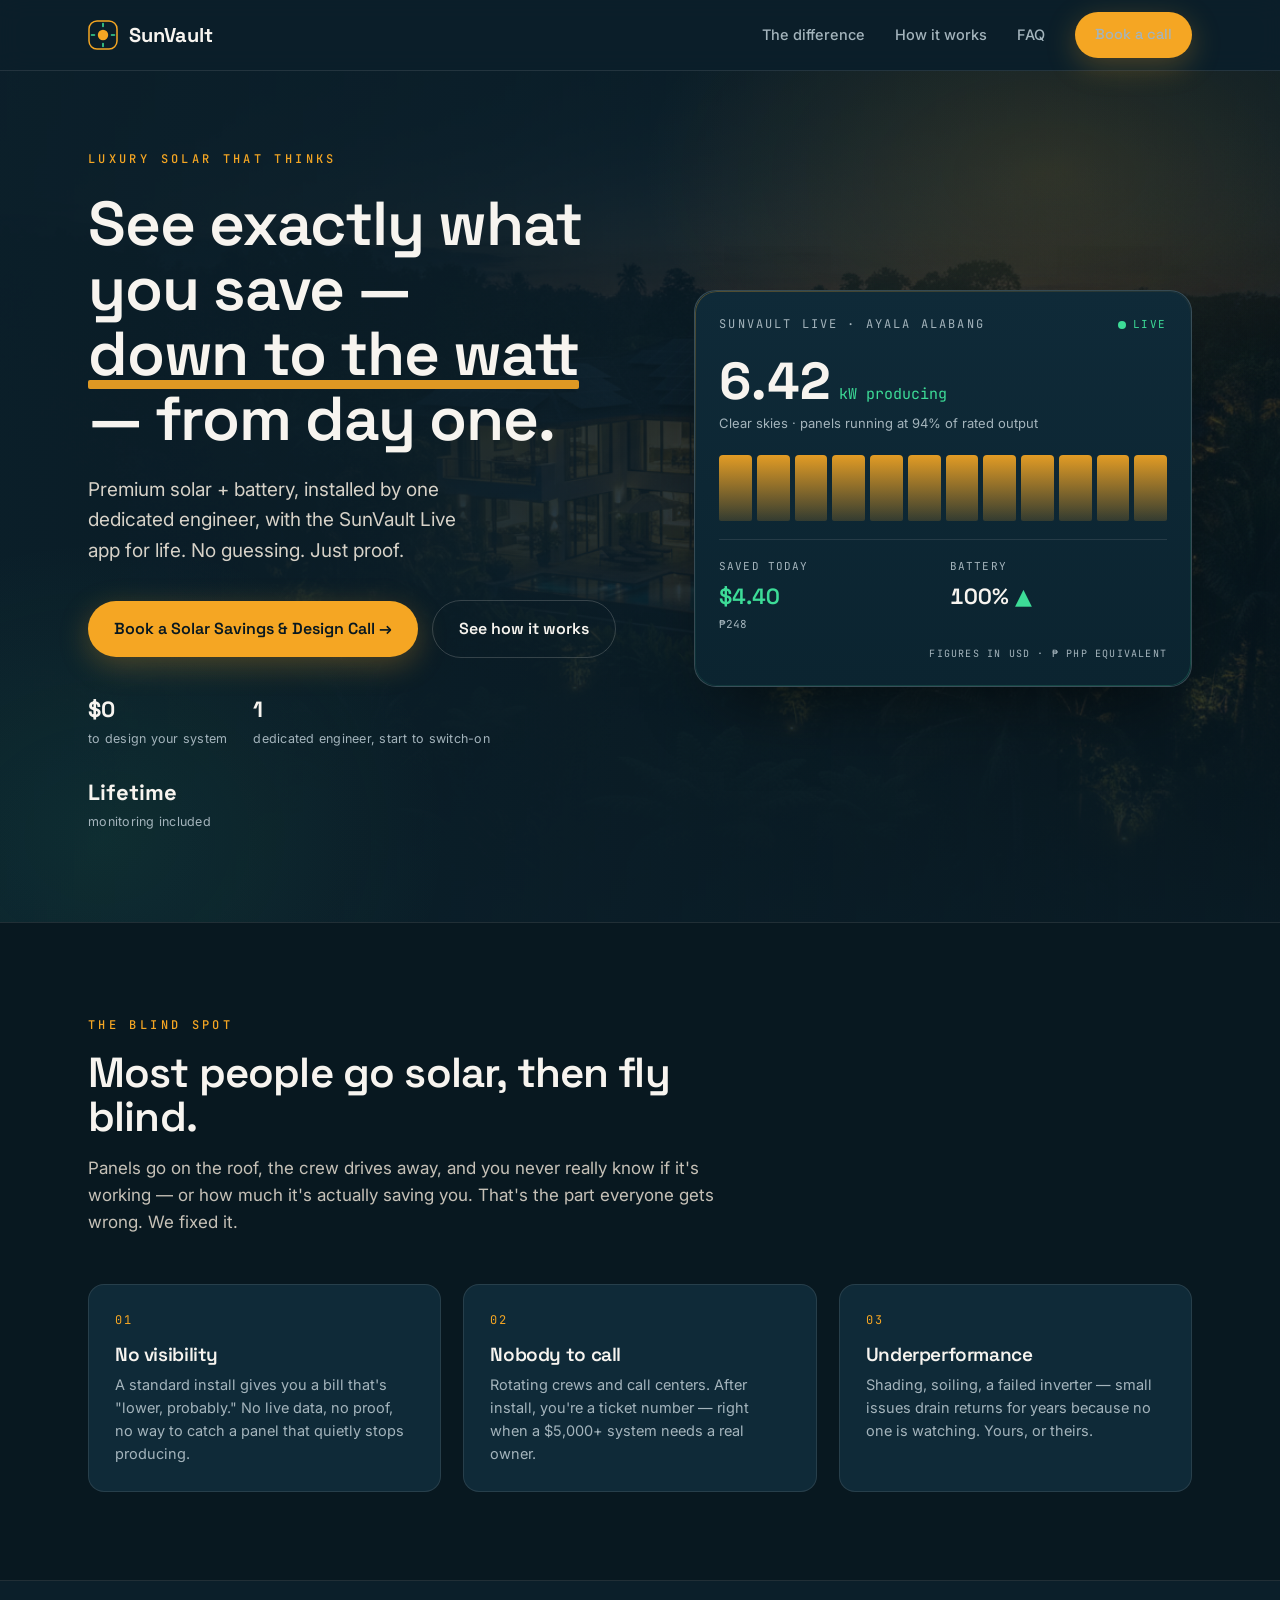
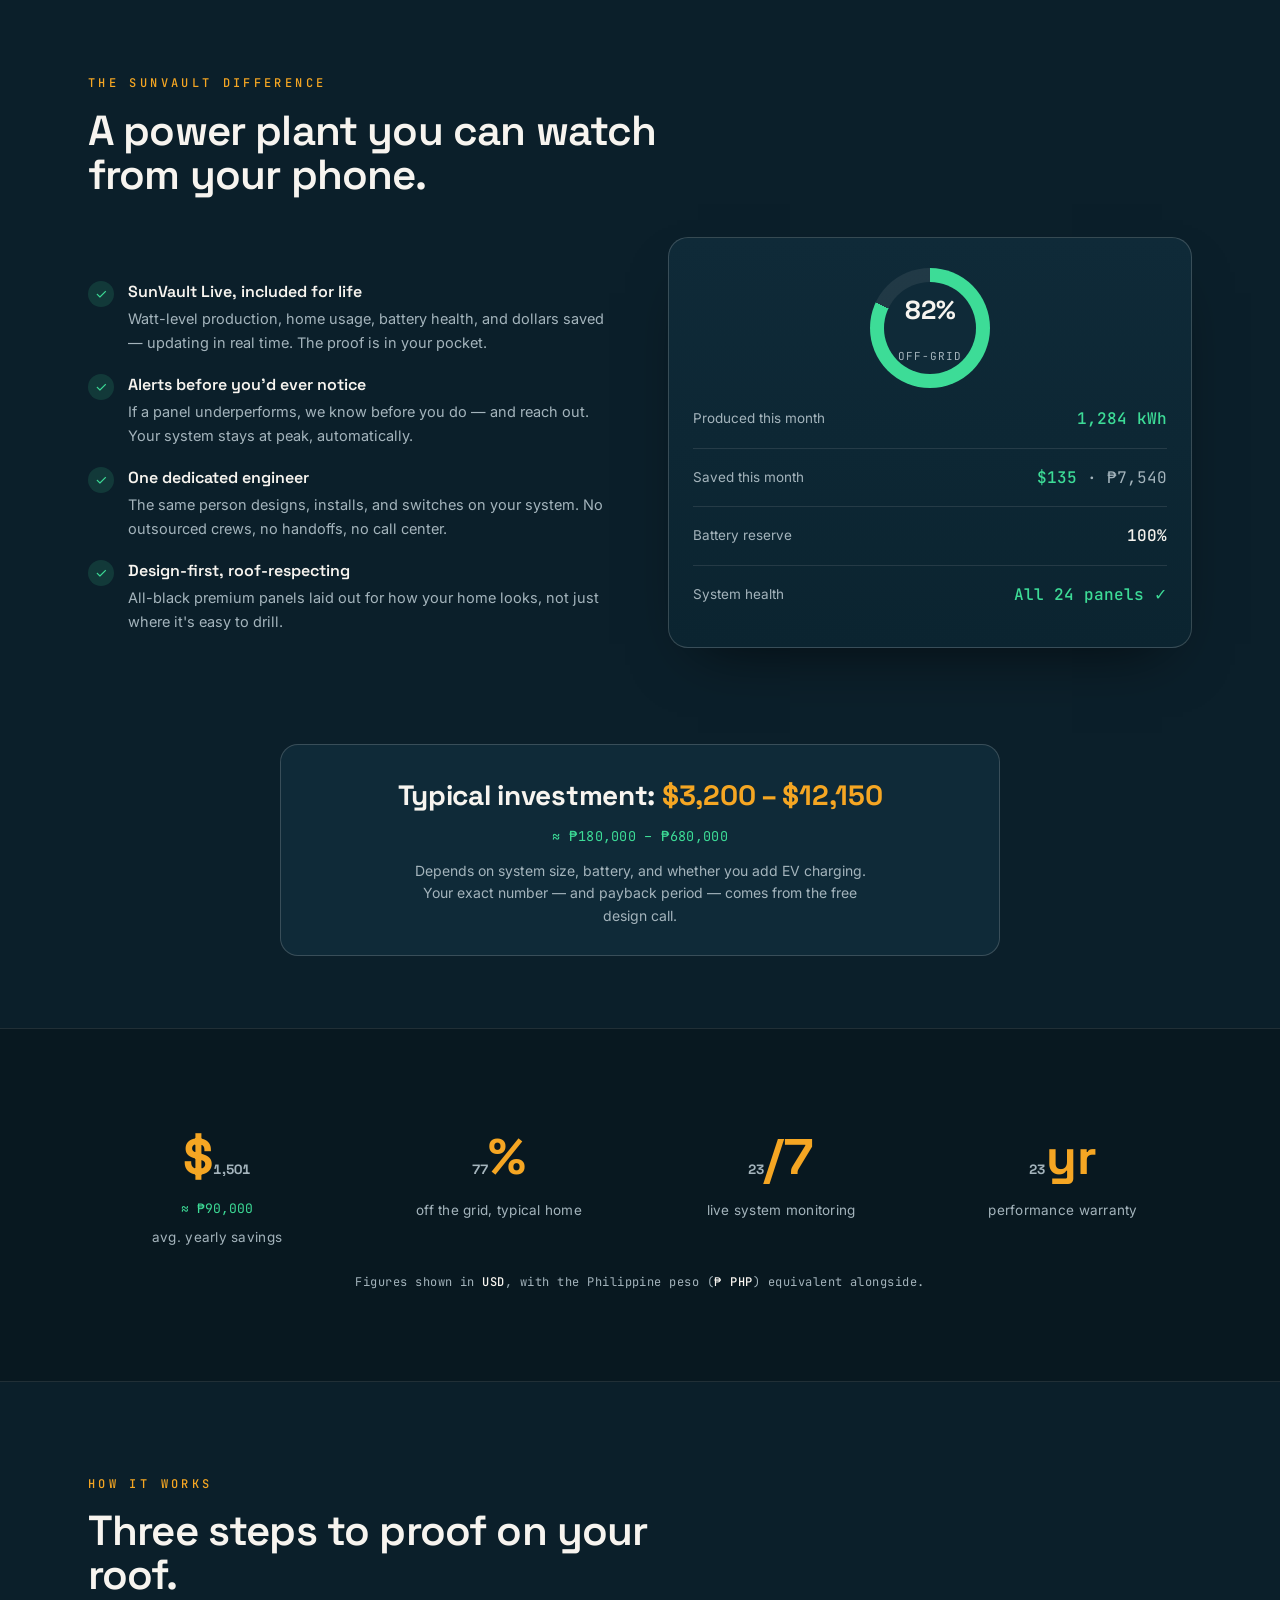
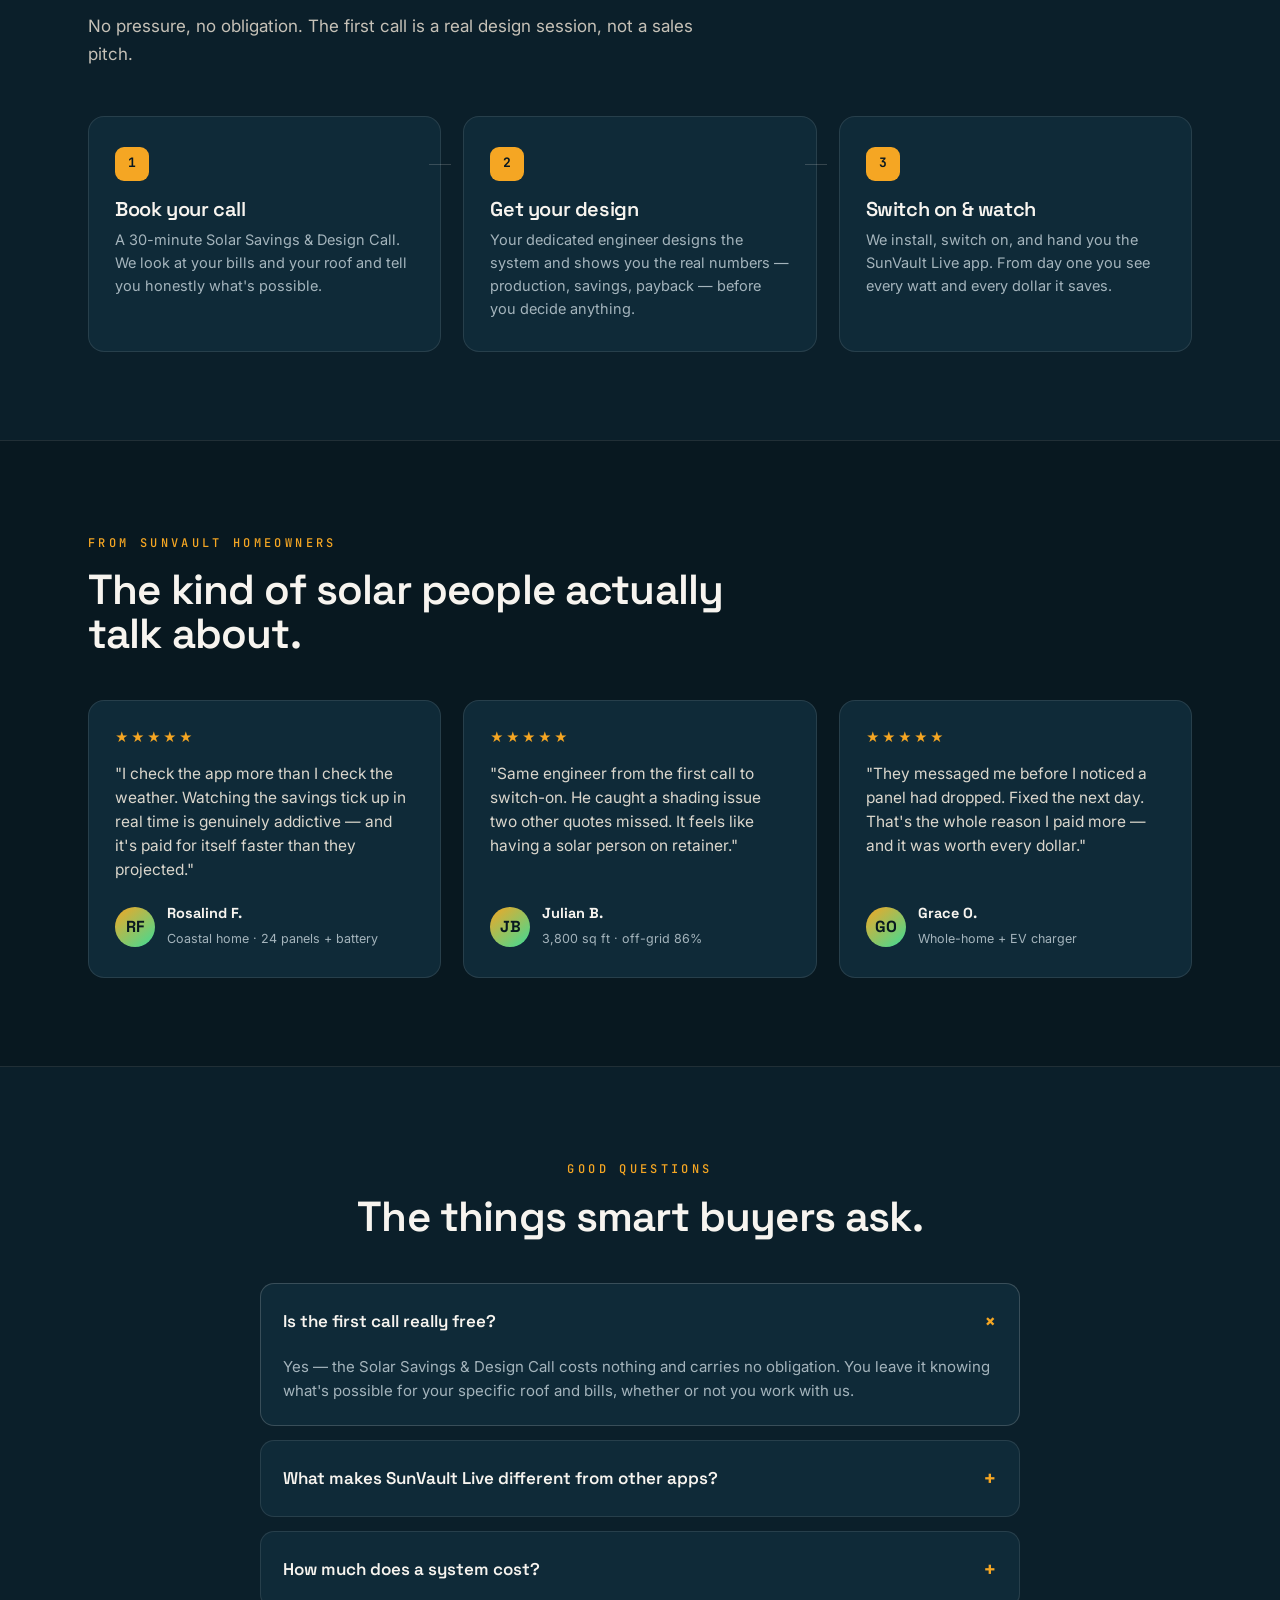
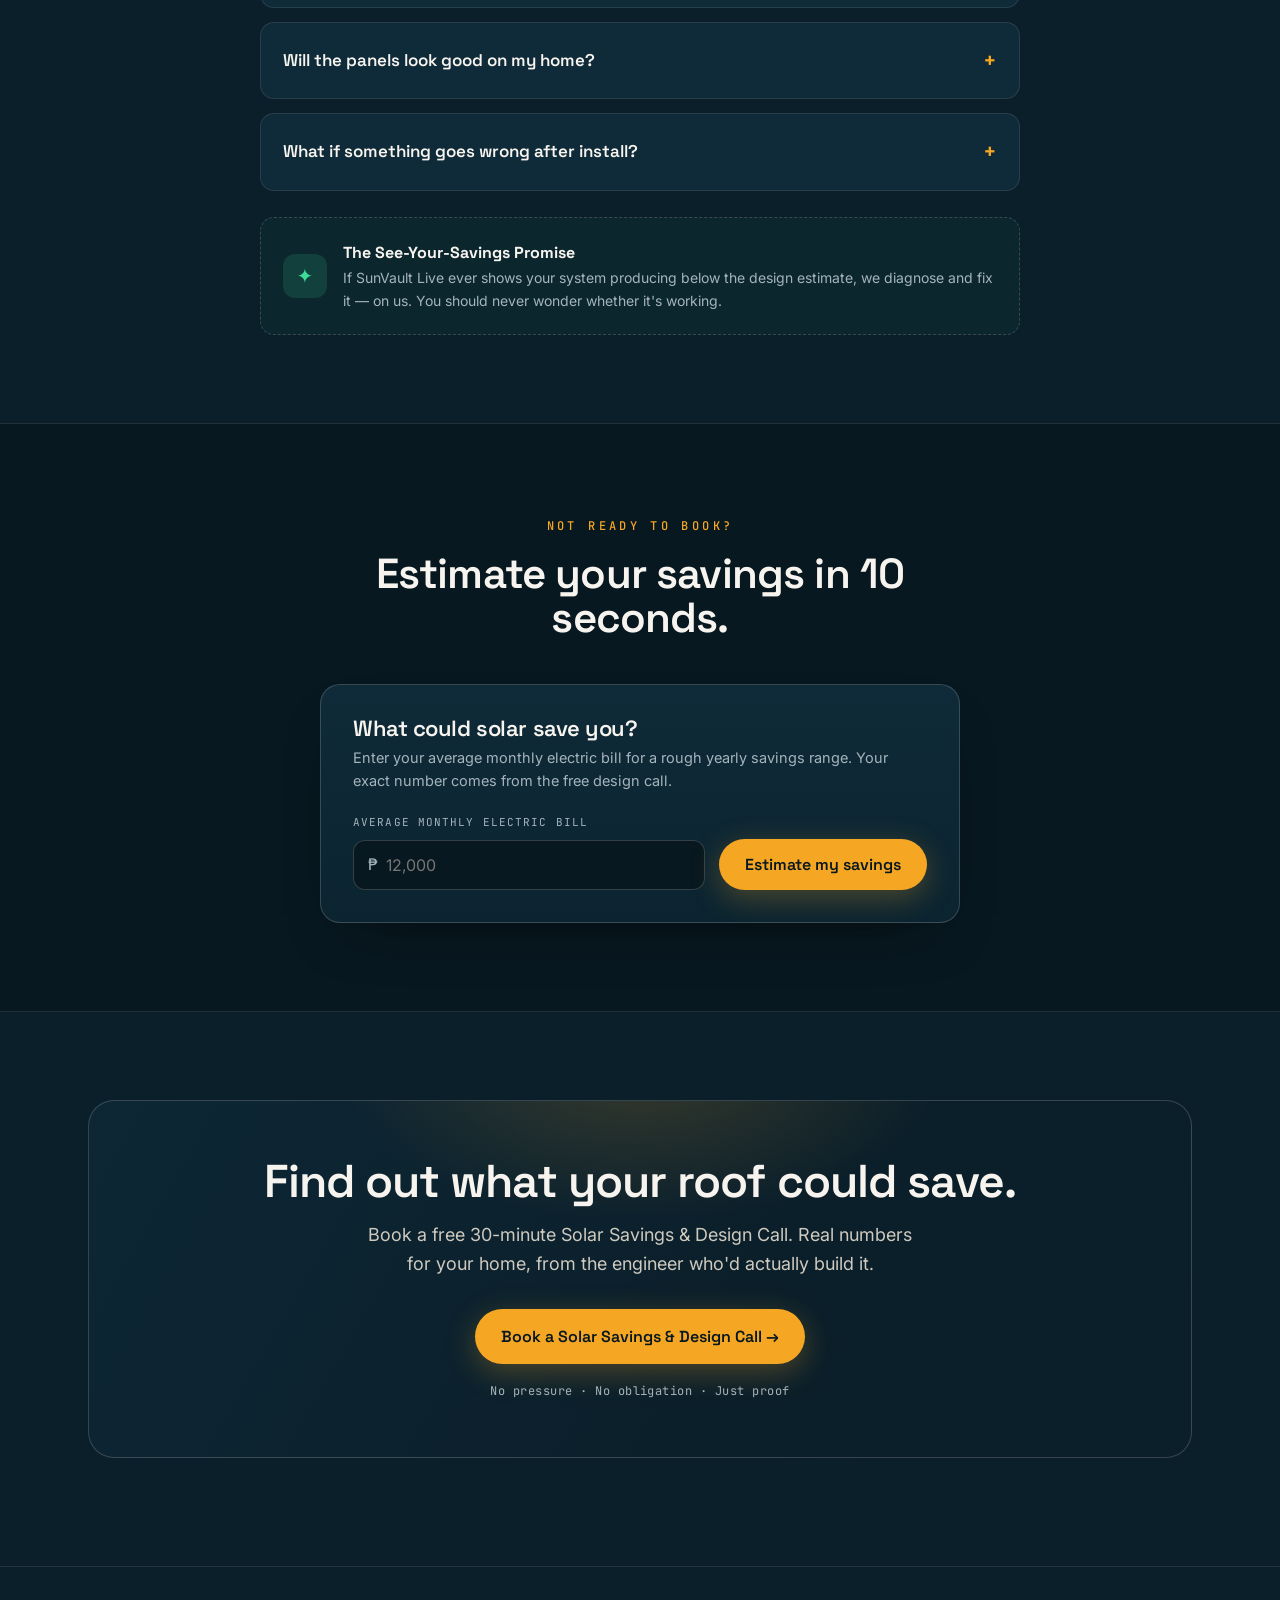
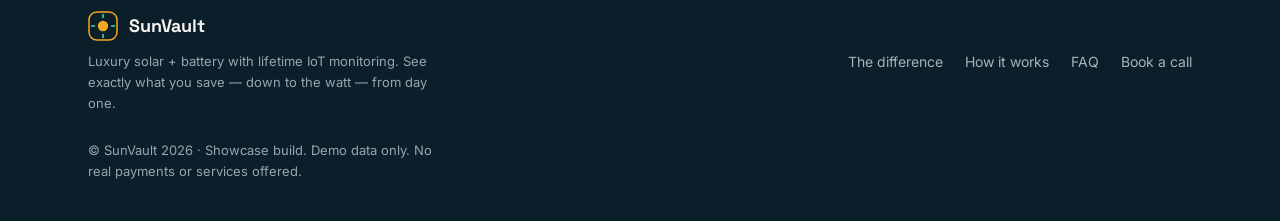
<file: landing-page/index.html>
<!DOCTYPE html>
<html lang="en">
<head>
<meta charset="UTF-8" />
<meta name="viewport" content="width=device-width, initial-scale=1.0" />
<title>SunVault — Luxury Solar That Thinks</title>
<meta name="description" content="Premium solar + battery, installed by one dedicated engineer, with the SunVault Live app for life. See exactly what you save — down to the watt — from day one." />
<link rel="preconnect" href="https://fonts.googleapis.com" />
<link rel="preconnect" href="https://fonts.gstatic.com" crossorigin />
<link href="https://fonts.googleapis.com/css2?family=Space+Grotesk:wght@400;500;600;700&family=Inter:wght@400;500;600&family=JetBrains+Mono:wght@400;500;700&display=swap" rel="stylesheet" />
<style>
  :root{
    --navy:#0B1F2A; --navy-deep:#081820; --navy-panel:#0F2A38;
    --ivory:#F7F4EF; --amber:#F5A623; --amber-deep:#E08A00;
    --green:#3DDC97; --slate:#A4B4BC; --slate-2:#95A7B0;
    --line:rgba(247,244,239,.10); --line-strong:rgba(247,244,239,.18);
    --display:'Space Grotesk',system-ui,sans-serif;
    --body:'Inter',system-ui,sans-serif;
    --mono:'JetBrains Mono',ui-monospace,monospace;
    --maxw:1160px;
  }
  *{box-sizing:border-box;margin:0;padding:0}
  html{scroll-behavior:smooth}
  body{
    background:var(--navy); color:var(--ivory); font-family:var(--body);
    line-height:1.6; -webkit-font-smoothing:antialiased;
    overflow-x:hidden;
  }
  a{color:inherit;text-decoration:none}
  .wrap{max-width:var(--maxw);margin:0 auto;padding:0 28px}
  h1,h2,h3{font-family:var(--display);font-weight:600;line-height:1.05;letter-spacing:-.02em}
  .mono{font-family:var(--mono)}
  .amber{color:var(--amber)} .green{color:var(--green)}
  .eyebrow{
    font-family:var(--mono); font-size:12px; letter-spacing:.28em;
    text-transform:uppercase; color:var(--amber); font-weight:500;
  }

  /* ---------- buttons ---------- */
  .btn{
    display:inline-flex;align-items:center;gap:.6em;
    font-family:var(--display);font-weight:600;font-size:16px;
    padding:15px 26px;border-radius:999px;cursor:pointer;border:0;
    transition:transform .18s ease, box-shadow .18s ease, background .18s ease;
  }
  .btn-primary{background:var(--amber);color:var(--navy-deep);box-shadow:0 8px 30px rgba(245,166,35,.28)}
  .btn-primary:hover{background:var(--amber-deep);transform:translateY(-2px);box-shadow:0 14px 40px rgba(245,166,35,.36)}
  .btn-ghost{background:transparent;color:var(--ivory);border:1px solid var(--line-strong)}
  .btn-ghost:hover{border-color:var(--amber);color:var(--amber)}
  .btn-sm{padding:11px 20px;font-size:14px}

  /* ---------- nav ---------- */
  header.nav{position:sticky;top:0;z-index:50;background:rgba(11,31,42,.82);backdrop-filter:blur(12px);border-bottom:1px solid var(--line)}
  .nav-in{display:flex;align-items:center;justify-content:space-between;height:70px}
  .logo{display:flex;align-items:center;gap:11px;font-family:var(--display);font-weight:700;font-size:20px;letter-spacing:-.01em}
  .logo .mark{width:30px;height:30px;position:relative;flex:0 0 auto}
  .nav-links{display:flex;align-items:center;gap:30px}
  .nav-links a{font-size:14.5px;color:var(--slate);font-weight:500;transition:color .16s}
  .nav-links a:hover{color:var(--ivory)}
  @media(max-width:820px){.nav-links a:not(.btn){display:none}}

  /* ---------- hero ---------- */
  .hero{position:relative;padding:74px 0 90px;overflow:hidden;background:#081820 url("assets/hero.png") center/cover no-repeat}
  .hero:before{content:"";position:absolute;inset:0;background:
    radial-gradient(680px 420px at 82% 12%, rgba(245,166,35,.14), transparent 60%),
    radial-gradient(560px 480px at 8% 90%, rgba(61,220,151,.08), transparent 62%),
    linear-gradient(90deg, rgba(11,31,42,.95) 0%, rgba(11,31,42,.80) 40%, rgba(11,31,42,.42) 100%),
    linear-gradient(180deg, rgba(8,24,32,.82) 0%, rgba(8,24,32,.32) 26%, rgba(8,24,32,.55) 72%, rgba(8,24,32,.97) 100%);
    pointer-events:none}
  .hero-grid{position:relative;display:grid;grid-template-columns:1.05fr .95fr;gap:56px;align-items:center}
  .hero h1{font-size:clamp(38px,5.2vw,62px);margin:20px 0 0}
  .hero h1 .u{position:relative;white-space:nowrap}
  .hero h1 .u:after{content:"";position:absolute;left:0;right:0;bottom:.06em;height:.14em;background:var(--amber);opacity:.9;border-radius:2px}
  .hero p.lede{font-size:19px;color:#D7D2C8;max-width:33ch;margin:24px 0 34px}
  .hero-cta{display:flex;gap:14px;flex-wrap:wrap;align-items:center}
  .trust{display:flex;gap:26px;margin-top:34px;flex-wrap:wrap}
  .trust .t{display:flex;flex-direction:column;gap:2px}
  .trust .t b{font-family:var(--display);font-size:22px}
  .trust .t span{font-size:12.5px;color:var(--slate);letter-spacing:.02em}
  @media(max-width:900px){.hero-grid{grid-template-columns:1fr;gap:44px}.hero p.lede{max-width:46ch}}

  /* ---------- live monitor (signature element) ---------- */
  .monitor{
    background:linear-gradient(180deg,var(--navy-panel),#0b2430);
    border:1px solid var(--line-strong);border-radius:22px;padding:24px;
    box-shadow:0 30px 70px -30px rgba(0,0,0,.7);position:relative;
  }
  .monitor:before{content:"";position:absolute;inset:0;border-radius:22px;padding:1px;
    background:linear-gradient(160deg,rgba(245,166,35,.5),transparent 40%,rgba(61,220,151,.35));
    -webkit-mask:linear-gradient(#000 0 0) content-box,linear-gradient(#000 0 0);
    -webkit-mask-composite:xor;mask-composite:exclude;pointer-events:none;opacity:.6}
  .mon-top{display:flex;align-items:center;justify-content:space-between;margin-bottom:20px}
  .mon-title{font-family:var(--mono);font-size:12px;letter-spacing:.18em;text-transform:uppercase;color:var(--slate)}
  .live{display:inline-flex;align-items:center;gap:7px;font-family:var(--mono);font-size:11px;letter-spacing:.14em;text-transform:uppercase;color:var(--green)}
  .live .dot{width:8px;height:8px;border-radius:50%;background:var(--green);box-shadow:0 0 0 0 rgba(61,220,151,.6);animation:pulse 2s infinite}
  @keyframes pulse{0%{box-shadow:0 0 0 0 rgba(61,220,151,.55)}70%{box-shadow:0 0 0 10px rgba(61,220,151,0)}100%{box-shadow:0 0 0 0 rgba(61,220,151,0)}}
  .mon-hero{display:flex;align-items:baseline;gap:8px}
  .mon-hero .val{font-family:var(--display);font-weight:700;font-size:52px;line-height:1;color:var(--ivory);font-variant-numeric:tabular-nums}
  .mon-hero .unit{font-family:var(--mono);font-size:15px;color:var(--green)}
  .mon-sub{font-size:13px;color:var(--slate);margin-top:6px}
  .bars{display:flex;align-items:flex-end;gap:5px;height:66px;margin:22px 0 6px}
  .bars span{flex:1;height:100%;transform-origin:bottom;background:linear-gradient(180deg,var(--amber),rgba(245,166,35,.18));border-radius:4px 4px 2px 2px;opacity:.92;animation:rise 2.6s ease-in-out infinite}
  @keyframes rise{0%,100%{transform:scaleY(.42)}50%{transform:scaleY(1)}}
  @media (prefers-reduced-motion:reduce){.bars span{transform:scaleY(.7)}}
  .mon-foot{display:grid;grid-template-columns:1fr 1fr;gap:14px;margin-top:18px;border-top:1px solid var(--line);padding-top:18px}
  .mon-stat .k{font-family:var(--mono);font-size:11px;letter-spacing:.1em;text-transform:uppercase;color:var(--slate)}
  .mon-stat .v{font-family:var(--display);font-weight:600;font-size:22px;margin-top:3px;font-variant-numeric:tabular-nums}

  /* ---------- generic section ---------- */
  section{padding:88px 0;position:relative}
  .sec-head{max-width:640px}
  .sec-head h2{font-size:clamp(28px,3.6vw,42px);margin:14px 0 0}
  .sec-head p{color:#C6C1B7;font-size:17px;margin-top:16px}

  .band{background:var(--navy-deep);border-top:1px solid var(--line);border-bottom:1px solid var(--line)}

  /* problem */
  .prob-grid{display:grid;grid-template-columns:repeat(3,1fr);gap:22px;margin-top:48px}
  .prob{background:var(--navy-panel);border:1px solid var(--line);border-radius:16px;padding:26px}
  .prob .n{font-family:var(--mono);font-size:12px;color:var(--amber);letter-spacing:.16em}
  .prob h3{font-size:19px;margin:14px 0 8px}
  .prob p{font-size:14.5px;color:var(--slate)}
  @media(max-width:820px){.prob-grid{grid-template-columns:1fr}}

  /* difference / feature split */
  .feat{display:grid;grid-template-columns:1fr 1fr;gap:56px;align-items:center;margin-top:40px}
  .feat ul{list-style:none;margin-top:26px;display:flex;flex-direction:column;gap:18px}
  .feat li{display:flex;gap:14px}
  .feat li .tick{flex:0 0 auto;width:26px;height:26px;border-radius:50%;background:rgba(61,220,151,.14);color:var(--green);display:grid;place-items:center;font-size:14px;margin-top:2px}
  .feat li b{font-family:var(--display);font-weight:600}
  .feat li p{font-size:14.5px;color:var(--slate);margin-top:3px}
  .app-card{background:linear-gradient(180deg,var(--navy-panel),#0b2430);border:1px solid var(--line-strong);border-radius:20px;padding:24px;box-shadow:0 26px 60px -30px rgba(0,0,0,.7)}
  .app-row{display:flex;align-items:center;justify-content:space-between;padding:16px 0;border-bottom:1px solid var(--line)}
  .app-row:last-child{border-bottom:0}
  .app-row .lbl{font-size:13.5px;color:var(--slate)}
  .app-row .amt{font-family:var(--mono);font-weight:500;font-size:16px}
  .ring{width:120px;height:120px;border-radius:50%;margin:6px auto 2px;display:grid;place-items:center;
    background:conic-gradient(var(--green) 0 82%, rgba(247,244,239,.08) 82% 100%);}
  .ring .in{width:92px;height:92px;border-radius:50%;background:var(--navy-panel);display:grid;place-items:center;text-align:center}
  .ring .in b{font-family:var(--display);font-size:26px}.ring .in span{font-size:11px;color:var(--slate);font-family:var(--mono);letter-spacing:.1em}
  @media(max-width:820px){.feat{grid-template-columns:1fr;gap:36px}}

  /* stats band */
  .stats{display:grid;grid-template-columns:repeat(4,1fr);gap:24px;text-align:center}
  .stats .s b{display:block;font-family:var(--display);font-weight:700;font-size:clamp(34px,4.4vw,50px);color:var(--amber);font-variant-numeric:tabular-nums}
  .stats .s span{font-size:13.5px;color:var(--slate);letter-spacing:.02em}
  .stats .s .peso{display:block;font-family:var(--mono);font-size:13px;color:var(--green);margin:2px 0 4px;letter-spacing:0}
  @media(max-width:720px){.stats{grid-template-columns:1fr 1fr;gap:34px 20px}}

  /* steps */
  .steps{display:grid;grid-template-columns:repeat(3,1fr);gap:22px;margin-top:48px;counter-reset:step}
  .step{position:relative;padding:30px 26px;border:1px solid var(--line);border-radius:16px;background:var(--navy-panel)}
  .step .num{font-family:var(--mono);font-size:13px;color:var(--navy-deep);background:var(--amber);width:34px;height:34px;border-radius:9px;display:grid;place-items:center;font-weight:700;margin-bottom:18px}
  .step h3{font-size:20px;margin-bottom:8px}
  .step p{font-size:14.5px;color:var(--slate)}
  .step .line{position:absolute;top:47px;right:-11px;width:22px;height:1px;background:var(--line-strong)}
  .step:last-child .line{display:none}
  @media(max-width:820px){.steps{grid-template-columns:1fr}.step .line{display:none}}

  /* testimonials */
  .quotes{display:grid;grid-template-columns:repeat(3,1fr);gap:22px;margin-top:44px}
  .q{background:var(--navy-panel);border:1px solid var(--line);border-radius:16px;padding:26px;display:flex;flex-direction:column}
  .q .stars{color:var(--amber);letter-spacing:2px;font-size:13px}
  .q blockquote{font-size:15.5px;color:#DAD6CC;margin:14px 0 20px;line-height:1.55}
  .q .who{display:flex;align-items:center;gap:12px;margin-top:auto}
  .q .av{width:40px;height:40px;border-radius:50%;background:linear-gradient(140deg,var(--amber),var(--green));display:grid;place-items:center;font-family:var(--display);font-weight:700;color:var(--navy-deep)}
  .q .who b{font-family:var(--display);font-size:14.5px;display:block}
  .q .who span{font-size:12.5px;color:var(--slate)}
  @media(max-width:820px){.quotes{grid-template-columns:1fr}}

  /* faq */
  .faq{max-width:760px;margin:44px auto 0}
  details{border:1px solid var(--line);border-radius:14px;padding:0 22px;margin-bottom:14px;background:var(--navy-panel)}
  details[open]{border-color:var(--line-strong)}
  summary{list-style:none;cursor:pointer;padding:20px 0;font-family:var(--display);font-weight:600;font-size:17px;display:flex;justify-content:space-between;align-items:center;gap:16px}
  summary::-webkit-details-marker{display:none}
  summary .pl{color:var(--amber);font-size:22px;transition:transform .2s;flex:0 0 auto}
  details[open] summary .pl{transform:rotate(45deg)}
  details p{color:var(--slate);font-size:15px;padding:0 0 22px;margin-top:-4px}
  .guarantee{display:flex;gap:16px;align-items:center;max-width:760px;margin:26px auto 0;padding:22px;border:1px dashed var(--line-strong);border-radius:14px;background:rgba(61,220,151,.04)}
  .guarantee .g-ic{flex:0 0 auto;width:44px;height:44px;border-radius:12px;background:rgba(61,220,151,.14);display:grid;place-items:center;color:var(--green);font-size:20px}
  .guarantee b{font-family:var(--display)} .guarantee p{font-size:14px;color:var(--slate);margin-top:2px}

  /* final cta */
  .cta-band{background:linear-gradient(120deg,#0d2735,#0b1f2a 60%);border:1px solid var(--line-strong);border-radius:26px;padding:56px;text-align:center;position:relative;overflow:hidden}
  .cta-band:before{content:"";position:absolute;inset:0;background:radial-gradient(500px 260px at 50% -10%,rgba(245,166,35,.18),transparent 60%);pointer-events:none}
  .cta-band .btn{position:relative;z-index:1}
  .cta-band h2{font-size:clamp(30px,4vw,46px);position:relative}
  .cta-band p{color:#CFCABF;font-size:18px;margin:16px auto 30px;max-width:52ch;position:relative}
  .cta-note{font-family:var(--mono);font-size:12px;color:var(--slate);margin-top:18px;letter-spacing:.04em;position:relative}

  /* footer */
  footer{border-top:1px solid var(--line);padding:44px 0 40px;margin-top:20px}
  .foot-in{display:flex;justify-content:space-between;gap:24px;flex-wrap:wrap;align-items:center}
  .foot-in .logo{font-size:18px}
  footer small{color:var(--slate-2);font-size:13px;display:block;max-width:44ch;margin-top:10px}
  .foot-links{display:flex;gap:22px;font-size:14px;color:var(--slate)}

  /* hero overflow safeguard on mobile stack */
  .hero-grid > *{min-width:0}
  .monitor{max-width:100%}

  /* currency note */
  .cur-note{text-align:center;font-family:var(--mono);font-size:12px;letter-spacing:.04em;color:var(--slate);margin-top:24px}
  .cur-note b{color:var(--ivory);font-weight:500}
  .mon-cur{font-family:var(--mono);font-size:10px;letter-spacing:.12em;text-transform:uppercase;color:var(--slate);margin-top:12px;text-align:right}

  /* pricing strip */
  .pricing-strip{max-width:720px;margin:0 auto;text-align:center;background:var(--navy-panel);border:1px solid var(--line-strong);border-radius:18px;padding:28px 30px}
  .pricing-strip .big{font-family:var(--display);font-weight:700;font-size:clamp(21px,3vw,28px);color:var(--ivory);letter-spacing:-.01em}
  .pricing-strip .big b{color:var(--amber)}
  .pricing-strip .peso{display:block;font-family:var(--mono);font-size:13.5px;color:var(--green);margin-top:8px;letter-spacing:.02em}
  .pricing-strip .note{font-size:14px;color:var(--slate);margin-top:12px;max-width:52ch;margin-left:auto;margin-right:auto}

  /* estimate calculator */
  .estimate{max-width:640px;margin:44px auto 0;background:linear-gradient(180deg,var(--navy-panel),#0b2430);border:1px solid var(--line-strong);border-radius:20px;padding:32px;box-shadow:0 26px 60px -34px rgba(0,0,0,.7)}
  .estimate h3{font-size:22px;margin-bottom:6px}
  .estimate .sub{font-size:14.5px;color:var(--slate);margin-bottom:22px}
  .est-row{display:flex;gap:14px;flex-wrap:wrap;align-items:flex-end}
  .est-field{flex:1 1 220px;display:flex;flex-direction:column;gap:8px}
  .est-field label{font-family:var(--mono);font-size:11px;letter-spacing:.1em;text-transform:uppercase;color:var(--slate)}
  .inputwrap{display:flex;align-items:center;background:var(--navy-deep);border:1px solid var(--line-strong);border-radius:12px;padding:0 14px}
  .inputwrap span{color:var(--slate);font-family:var(--mono);font-size:16px}
  .inputwrap input{background:transparent;border:0;color:var(--ivory);font-family:var(--body);font-size:16px;padding:14px 8px;width:100%;outline:none}
  .est-out{margin-top:22px;padding:22px;border-radius:14px;background:rgba(61,220,151,.07);border:1px solid rgba(61,220,151,.25);display:none}
  .est-out.show{display:block}
  .est-out .amt{font-family:var(--display);font-weight:700;font-size:clamp(23px,4vw,32px);color:var(--green);letter-spacing:-.01em}
  .est-out .usd{font-size:14px;color:var(--slate);margin-top:6px}
  .est-out .cta-line{margin-top:14px;font-size:14px;color:#C6C1B7}
  .est-err{color:var(--amber);font-size:13px;margin-top:12px;display:none}
  .est-err.show{display:block}

  :focus-visible{outline:2px solid var(--amber);outline-offset:3px;border-radius:4px}
  @media (prefers-reduced-motion:reduce){*{animation:none !important;transition:none !important;scroll-behavior:auto}}
</style>
</head>
<body>

<!-- NAV -->
<header class="nav">
  <div class="wrap nav-in">
    <a class="logo" href="#top" aria-label="SunVault home">
      <svg class="mark" viewBox="0 0 30 30" fill="none" aria-hidden="true">
        <rect x="1" y="1" width="28" height="28" rx="8" stroke="#F5A623" stroke-width="1.5"/>
        <circle cx="15" cy="15" r="5.2" fill="#F5A623"/>
        <g stroke="#3DDC97" stroke-width="1.6" stroke-linecap="round">
          <path d="M15 3.5v3M15 23.5v3M3.5 15h3M23.5 15h3"/>
        </g>
      </svg>
      SunVault
    </a>
    <nav class="nav-links">
      <a href="#difference">The difference</a>
      <a href="#how">How it works</a>
      <a href="#faq">FAQ</a>
      <a class="btn btn-primary btn-sm" href="https://api.leadconnectorhq.com/widget/booking/HYbkri3gw1CDqlj1TGjp" data-book target="_blank" rel="noopener noreferrer">Book a call</a>
    </nav>
  </div>
</header>

<main id="top">

<!-- HERO -->
<section class="hero">
  <div class="wrap hero-grid">
    <div>
      <span class="eyebrow">Luxury solar that thinks</span>
      <h1>See exactly what you save — <span class="u">down to the watt</span> — from day one.</h1>
      <p class="lede">Premium solar + battery, installed by one dedicated engineer, with the SunVault&nbsp;Live app for life. No guessing. Just proof.</p>
      <div class="hero-cta">
        <a class="btn btn-primary" href="https://api.leadconnectorhq.com/widget/booking/HYbkri3gw1CDqlj1TGjp" data-book target="_blank" rel="noopener noreferrer">Book a Solar Savings &amp; Design Call →</a>
        <a class="btn btn-ghost" href="#estimate">See how it works</a>
      </div>
      <div class="trust">
        <div class="t"><b>$0</b><span>to design your system</span></div>
        <div class="t"><b>1</b><span>dedicated engineer, start to switch-on</span></div>
        <div class="t"><b>Lifetime</b><span>monitoring included</span></div>
      </div>
    </div>

    <!-- SIGNATURE: live monitor -->
    <div class="monitor" role="img" aria-label="Live energy monitor showing real-time solar production and savings">
      <div class="mon-top">
        <span class="mon-title">SunVault Live · Ayala Alabang</span>
        <span class="live"><span class="dot"></span>Live</span>
      </div>
      <div class="mon-hero">
        <span class="val" data-count="6.42" data-dec="2">0.00</span>
        <span class="unit">kW producing</span>
      </div>
      <div class="mon-sub">Clear skies · panels running at 94% of rated output</div>
      <div class="bars" aria-hidden="true">
        <span style="animation-delay:0s"></span><span style="animation-delay:.2s"></span>
        <span style="animation-delay:.4s"></span><span style="animation-delay:.15s"></span>
        <span style="animation-delay:.5s"></span><span style="animation-delay:.3s"></span>
        <span style="animation-delay:.6s"></span><span style="animation-delay:.1s"></span>
        <span style="animation-delay:.45s"></span><span style="animation-delay:.25s"></span>
        <span style="animation-delay:.55s"></span><span style="animation-delay:.35s"></span>
      </div>
      <div class="mon-foot">
        <div class="mon-stat"><div class="k">Saved today</div><div class="v green">$<span data-count="4.40" data-dec="2">0</span></div><div style="font-family:var(--mono);font-size:11px;color:var(--slate);margin-top:2px">₱248</div></div>
        <div class="mon-stat"><div class="k">Battery</div><div class="v">100%<span style="color:var(--green)"> ▲</span></div></div>
      </div>
      <div class="mon-cur">Figures in USD · ₱ PHP equivalent</div>
    </div>
  </div>
</section>

<!-- PROBLEM -->
<section class="band" id="problem">
  <div class="wrap">
    <div class="sec-head">
      <span class="eyebrow">The blind spot</span>
      <h2>Most people go solar, then fly blind.</h2>
      <p>Panels go on the roof, the crew drives away, and you never really know if it's working — or how much it's actually saving you. That's the part everyone gets wrong. We fixed it.</p>
    </div>
    <div class="prob-grid">
      <div class="prob"><div class="n">01</div><h3>No visibility</h3><p>A standard install gives you a bill that's "lower, probably." No live data, no proof, no way to catch a panel that quietly stops producing.</p></div>
      <div class="prob"><div class="n">02</div><h3>Nobody to call</h3><p>Rotating crews and call centers. After install, you're a ticket number — right when a $5,000+ system needs a real owner.</p></div>
      <div class="prob"><div class="n">03</div><h3>Underperformance</h3><p>Shading, soiling, a failed inverter — small issues drain returns for years because no one is watching. Yours, or theirs.</p></div>
    </div>
  </div>
</section>

<!-- DIFFERENCE -->
<section id="difference">
  <div class="wrap">
    <div class="sec-head">
      <span class="eyebrow">The SunVault difference</span>
      <h2>A power plant you can watch from your phone.</h2>
    </div>
    <div class="feat">
      <div>
        <ul>
          <li><span class="tick">✓</span><div><b>SunVault Live, included for life</b><p>Watt-level production, home usage, battery health, and dollars saved — updating in real time. The proof is in your pocket.</p></div></li>
          <li><span class="tick">✓</span><div><b>Alerts before you'd ever notice</b><p>If a panel underperforms, we know before you do — and reach out. Your system stays at peak, automatically.</p></div></li>
          <li><span class="tick">✓</span><div><b>One dedicated engineer</b><p>The same person designs, installs, and switches on your system. No outsourced crews, no handoffs, no call center.</p></div></li>
          <li><span class="tick">✓</span><div><b>Design-first, roof-respecting</b><p>All-black premium panels laid out for how your home looks, not just where it's easy to drill.</p></div></li>
        </ul>
      </div>
      <div class="app-card" aria-label="SunVault Live app summary">
        <div class="ring"><div class="in"><b>82%</b><span>OFF-GRID</span></div></div>
        <div class="app-row"><span class="lbl">Produced this month</span><span class="amt green">1,284 kWh</span></div>
        <div class="app-row"><span class="lbl">Saved this month</span><span class="amt green">$135 <span style="color:var(--slate);font-weight:400">· ₱7,540</span></span></div>
        <div class="app-row"><span class="lbl">Battery reserve</span><span class="amt">100%</span></div>
        <div class="app-row"><span class="lbl">System health</span><span class="amt green">All 24 panels ✓</span></div>
      </div>
    </div>
  </div>
</section>

<!-- PRICING (surfaced early so visitors can self-qualify) -->
<section id="pricing" style="padding:8px 0 72px">
  <div class="wrap">
    <div class="pricing-strip">
      <div class="big">Typical investment: <b>$3,200 – $12,150</b></div>
      <span class="peso">≈ ₱180,000 – ₱680,000</span>
      <p class="note">Depends on system size, battery, and whether you add EV charging. Your exact number — and payback period — comes from the free design call.</p>
    </div>
  </div>
</section>

<!-- STATS -->
<section class="band">
  <div class="wrap stats" id="stats">
    <div class="s"><b>$<span data-count="1600">0</span></b><span class="peso">≈ ₱90,000</span><span>avg. yearly savings</span></div>
    <div class="s"><b><span data-count="82">0</span>%</b><span>off the grid, typical home</span></div>
    <div class="s"><b><span data-count="24">0</span>/7</b><span>live system monitoring</span></div>
    <div class="s"><b><span data-count="25">0</span>yr</b><span>performance warranty</span></div>
  </div>
  <div class="wrap"><p class="cur-note">Figures shown in <b>USD</b>, with the Philippine peso (<b>₱ PHP</b>) equivalent alongside.</p></div>
</section>

<!-- HOW IT WORKS -->
<section id="how">
  <div class="wrap">
    <div class="sec-head">
      <span class="eyebrow">How it works</span>
      <h2>Three steps to proof on your roof.</h2>
      <p>No pressure, no obligation. The first call is a real design session, not a sales pitch.</p>
    </div>
    <div class="steps">
      <div class="step"><div class="num">1</div><span class="line"></span><h3>Book your call</h3><p>A 30-minute Solar Savings &amp; Design Call. We look at your bills and your roof and tell you honestly what's possible.</p></div>
      <div class="step"><div class="num">2</div><span class="line"></span><h3>Get your design</h3><p>Your dedicated engineer designs the system and shows you the real numbers — production, savings, payback — before you decide anything.</p></div>
      <div class="step"><div class="num">3</div><h3>Switch on &amp; watch</h3><p>We install, switch on, and hand you the SunVault Live app. From day one you see every watt and every dollar it saves.</p></div>
    </div>
  </div>
</section>

<!-- TESTIMONIALS -->
<section class="band" id="proof">
  <div class="wrap">
    <div class="sec-head">
      <span class="eyebrow">From SunVault homeowners</span>
      <h2>The kind of solar people actually talk about.</h2>
    </div>
    <div class="quotes">
      <div class="q">
        <div class="stars">★★★★★</div>
        <blockquote>"I check the app more than I check the weather. Watching the savings tick up in real time is genuinely addictive — and it's paid for itself faster than they projected."</blockquote>
        <div class="who"><div class="av">RF</div><div><b>Rosalind F.</b><span>Coastal home · 24 panels + battery</span></div></div>
      </div>
      <div class="q">
        <div class="stars">★★★★★</div>
        <blockquote>"Same engineer from the first call to switch-on. He caught a shading issue two other quotes missed. It feels like having a solar person on retainer."</blockquote>
        <div class="who"><div class="av">JB</div><div><b>Julian B.</b><span>3,800 sq ft · off-grid 86%</span></div></div>
      </div>
      <div class="q">
        <div class="stars">★★★★★</div>
        <blockquote>"They messaged me before I noticed a panel had dropped. Fixed the next day. That's the whole reason I paid more — and it was worth every dollar."</blockquote>
        <div class="who"><div class="av">GO</div><div><b>Grace O.</b><span>Whole-home + EV charger</span></div></div>
      </div>
    </div>
  </div>
</section>

<!-- FAQ + GUARANTEE -->
<section id="faq">
  <div class="wrap">
    <div class="sec-head" style="margin:0 auto;text-align:center">
      <span class="eyebrow">Good questions</span>
      <h2>The things smart buyers ask.</h2>
    </div>
    <div class="faq">
      <details open><summary>Is the first call really free?<span class="pl">+</span></summary><p>Yes — the Solar Savings &amp; Design Call costs nothing and carries no obligation. You leave it knowing what's possible for your specific roof and bills, whether or not you work with us.</p></details>
      <details><summary>What makes SunVault Live different from other apps?<span class="pl">+</span></summary><p>Most installers hand you a generic portal, if anything. SunVault Live is watt-level and proactive: we monitor your system 24/7 and reach out the moment anything underperforms, so you never leave savings on the table.</p></details>
      <details><summary>How much does a system cost?<span class="pl">+</span></summary><p>Most premium homes land between $3,200 and $12,150 (₱180,000–₱680,000) depending on size, battery, and whether you add EV charging. We show you the exact number — and the payback period — on your design call, before you commit to anything.</p></details>
      <details><summary>Will the panels look good on my home?<span class="pl">+</span></summary><p>That's a design decision, not an afterthought. We use all-black premium panels and lay them out for how your home reads from the street, not just for install convenience.</p></details>
      <details><summary>What if something goes wrong after install?<span class="pl">+</span></summary><p>Your dedicated engineer stays your point of contact, and SunVault Live means we usually spot issues before you do. Systems are covered by a 25-year performance warranty.</p></details>
    </div>
    <div class="guarantee">
      <div class="g-ic">✦</div>
      <div><b>The See-Your-Savings Promise</b><p>If SunVault Live ever shows your system producing below the design estimate, we diagnose and fix it — on us. You should never wonder whether it's working.</p></div>
    </div>
  </div>
</section>

<!-- ESTIMATE (low-friction secondary CTA) -->
<section class="band" id="estimate">
  <div class="wrap">
    <div class="sec-head" style="margin:0 auto;text-align:center">
      <span class="eyebrow">Not ready to book?</span>
      <h2>Estimate your savings in 10 seconds.</h2>
    </div>
    <div class="estimate">
      <h3>What could solar save you?</h3>
      <p class="sub">Enter your average monthly electric bill for a rough yearly savings range. Your exact number comes from the free design call.</p>
      <div class="est-row">
        <div class="est-field">
          <label for="bill">Average monthly electric bill</label>
          <div class="inputwrap"><span>₱</span><input id="bill" type="number" inputmode="numeric" min="0" placeholder="12,000" aria-label="Average monthly electric bill in pesos" /></div>
        </div>
        <button class="btn btn-primary" type="button" id="estBtn">Estimate my savings</button>
      </div>
      <p class="est-err" id="estErr">Please enter your average monthly bill (for example, 12000).</p>
      <div class="est-out" id="estOut" aria-live="polite">
        <div class="amt" id="estAmt">—</div>
        <div class="usd" id="estUsd"></div>
        <p class="cta-line">Want your exact number and payback period? <a href="https://api.leadconnectorhq.com/widget/booking/HYbkri3gw1CDqlj1TGjp" data-book target="_blank" rel="noopener noreferrer" style="color:var(--amber);font-weight:600">Book your free design call →</a></p>
      </div>
    </div>
  </div>
</section>

<!-- FINAL CTA -->
<section>
  <div class="wrap">
    <div class="cta-band">
      <h2>Find out what your roof could save.</h2>
      <p>Book a free 30-minute Solar Savings &amp; Design Call. Real numbers for your home, from the engineer who'd actually build it.</p>
      <a class="btn btn-primary" href="https://api.leadconnectorhq.com/widget/booking/HYbkri3gw1CDqlj1TGjp" data-book target="_blank" rel="noopener noreferrer">Book a Solar Savings &amp; Design Call →</a>
      <div class="cta-note">No pressure · No obligation · Just proof</div>
    </div>
  </div>
</section>

</main>

<footer>
  <div class="wrap foot-in">
    <div>
      <a class="logo" href="#top">
        <svg class="mark" viewBox="0 0 30 30" fill="none" aria-hidden="true">
          <rect x="1" y="1" width="28" height="28" rx="8" stroke="#F5A623" stroke-width="1.5"/>
          <circle cx="15" cy="15" r="5.2" fill="#F5A623"/>
          <g stroke="#3DDC97" stroke-width="1.6" stroke-linecap="round"><path d="M15 3.5v3M15 23.5v3M3.5 15h3M23.5 15h3"/></g>
        </svg>
        SunVault
      </a>
      <small>Luxury solar + battery with lifetime IoT monitoring. See exactly what you save — down to the watt — from day one.</small>
    </div>
    <div class="foot-links">
      <a href="#difference">The difference</a>
      <a href="#how">How it works</a>
      <a href="#faq">FAQ</a>
      <a href="https://api.leadconnectorhq.com/widget/booking/HYbkri3gw1CDqlj1TGjp" data-book target="_blank" rel="noopener noreferrer">Book a call</a>
    </div>
  </div>
  <div class="wrap" style="margin-top:26px"><small style="color:var(--slate-2)">© SunVault 2026 · Showcase build. Demo data only. No real payments or services offered.</small></div>
</footer>

<script>
  // Count-up on view (respects reduced motion)
  const reduce = window.matchMedia('(prefers-reduced-motion: reduce)').matches;
  const els = document.querySelectorAll('[data-count]');
  const fmt = (n,dec)=> dec ? n.toFixed(dec) : Math.round(n).toLocaleString();
  function run(el){
    const target = parseFloat(el.dataset.count);
    const dec = parseInt(el.dataset.dec||'0',10);
    if(reduce){ el.textContent = fmt(target,dec); return; }
    const dur = 1400; const start = performance.now();
    function tick(now){
      const p = Math.min((now-start)/dur,1);
      const eased = 1-Math.pow(1-p,3);
      el.textContent = fmt(target*eased,dec);
      if(p<1) requestAnimationFrame(tick); else el.textContent = fmt(target,dec);
    }
    requestAnimationFrame(tick);
  }
  const io = new IntersectionObserver((entries)=>{
    entries.forEach(e=>{ if(e.isIntersecting){ run(e.target); io.unobserve(e.target); }});
  },{threshold:.5});
  els.forEach(el=>io.observe(el));

  // Gentle "live" flicker on the hero kW value after it counts up
  if(!reduce){
    setTimeout(()=>{
      const live = document.querySelector('.mon-hero .val');
      if(!live) return;
      setInterval(()=>{
        const base = 6.42 + (Math.sin(Date.now()/1400)*0.18);
        live.textContent = base.toFixed(2);
      }, 1600);
    }, 2200);
  }

  // Savings estimator (rough range from average monthly bill)
  (function(){
    const btn = document.getElementById('estBtn');
    if(!btn) return;
    const PHP_PER_USD = 56;
    const bill = document.getElementById('bill');
    const out  = document.getElementById('estOut');
    const amt  = document.getElementById('estAmt');
    const usd  = document.getElementById('estUsd');
    const err  = document.getElementById('estErr');
    const pesoR = n => '₱' + (Math.round(n/1000)*1000).toLocaleString();
    const usdR = n => '$' + (Math.round(n/50)*50).toLocaleString();
    function calc(){
      const b = parseFloat((bill.value||'').replace(/[^0-9.]/g,''));
      if(!b || b <= 0){ err.classList.add('show'); out.classList.remove('show'); return; }
      err.classList.remove('show');
      const lo = b*12*0.70, hi = b*12*0.85;
      amt.textContent = pesoR(lo) + ' – ' + pesoR(hi) + ' / year';
      usd.textContent = '≈ ' + usdR(lo/PHP_PER_USD) + ' – ' + usdR(hi/PHP_PER_USD) + ' per year, based on a typical 70–85% offset.';
      out.classList.add('show');
    }
    btn.addEventListener('click', calc);
    bill.addEventListener('keydown', e => { if(e.key === 'Enter'){ e.preventDefault(); calc(); } });
  })();
</script>
</body>
</html>
</file>
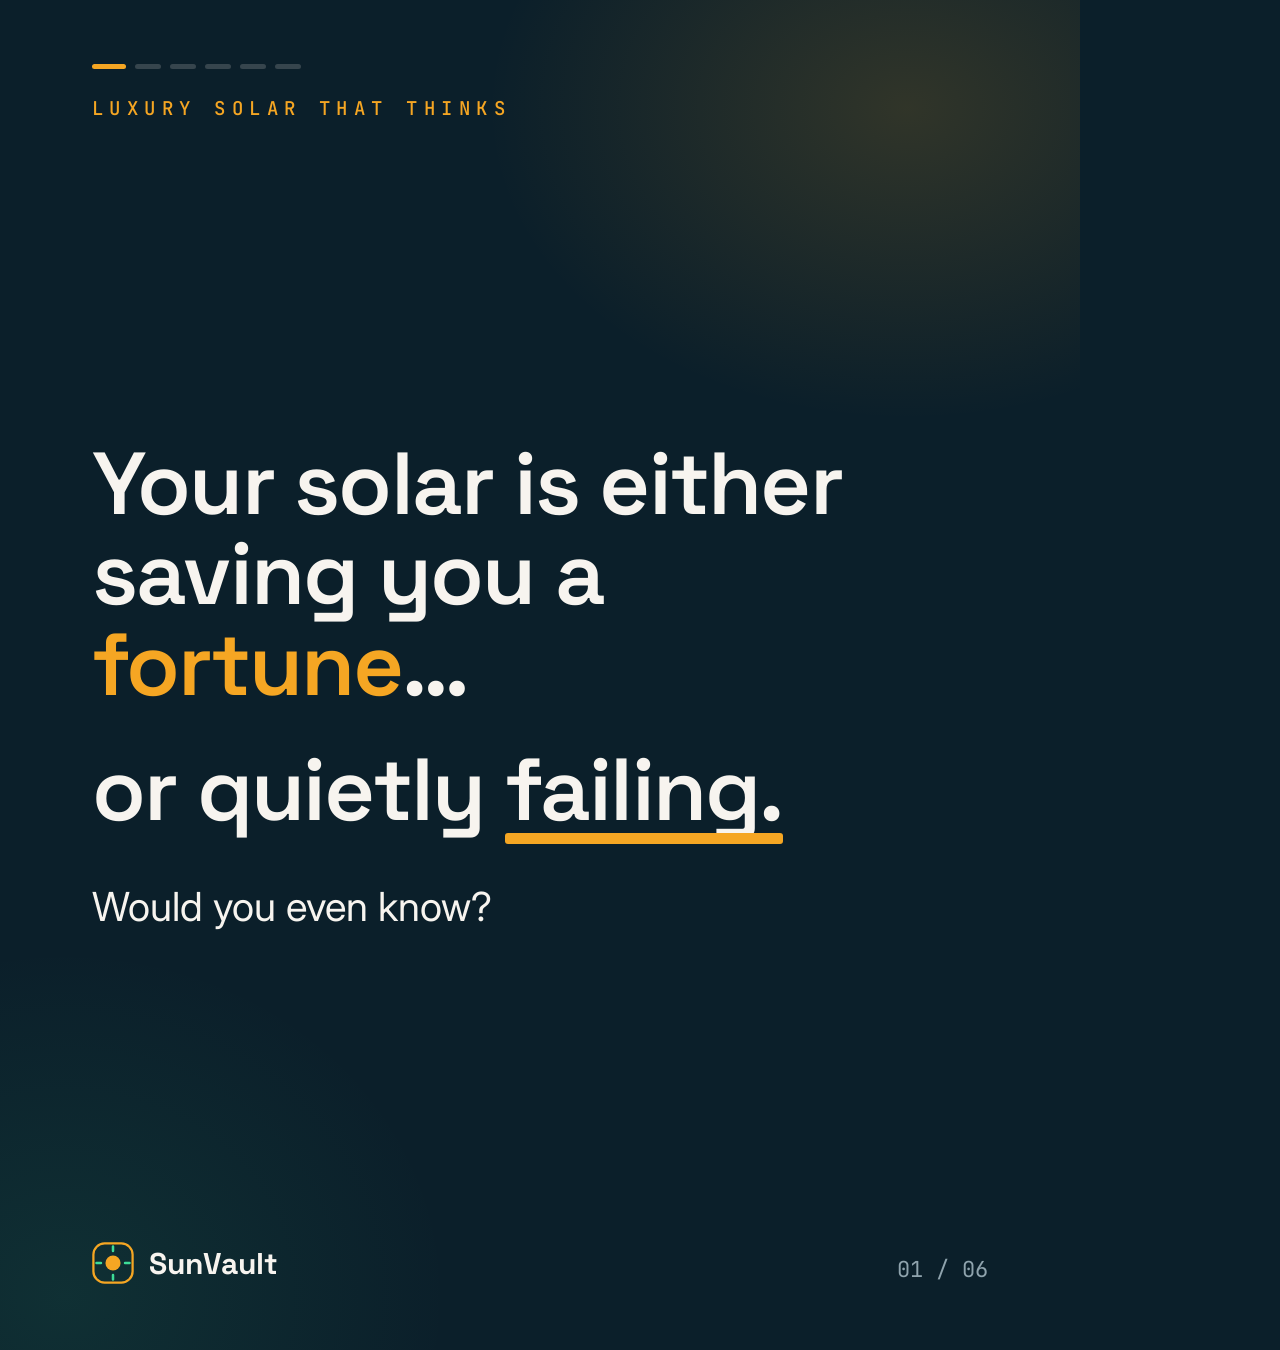
<file: carousel/slide-1.html>
<!DOCTYPE html><html lang=en><head><meta charset=UTF-8><link rel=stylesheet href=_slides.css></head><body><div class=slide>
<div class=dots><i class=on></i><i></i><i></i><i></i><i></i><i></i></div>
<span class="eyebrow">Luxury solar that thinks</span>
<div class="spacer"></div>
<h1 style="font-size:88px">Your solar is either saving you a <span class="amber">fortune</span>…</h1>
<div style="height:34px"></div>
<h1 style="font-size:88px">or quietly <span class="u">failing.</span></h1>
<div style="height:44px"></div>
<p class="body" style="font-size:40px;color:#F7F4EF">Would you even know?</p>
<div class="spacer"></div>
<div class="wm"><svg viewBox="0 0 30 30" fill="none"><rect x="1" y="1" width="28" height="28" rx="8" stroke="#F5A623" stroke-width="1.6"/><circle cx="15" cy="15" r="5.4" fill="#F5A623"/><g stroke="#3DDC97" stroke-width="1.8" stroke-linecap="round"><path d="M15 3.2v3.2M15 23.6v3.2M3.2 15h3.2M23.6 15h3.2"/></g></svg>SunVault</div><div class=idx>01 / 06</div></div></body></html>
</file>
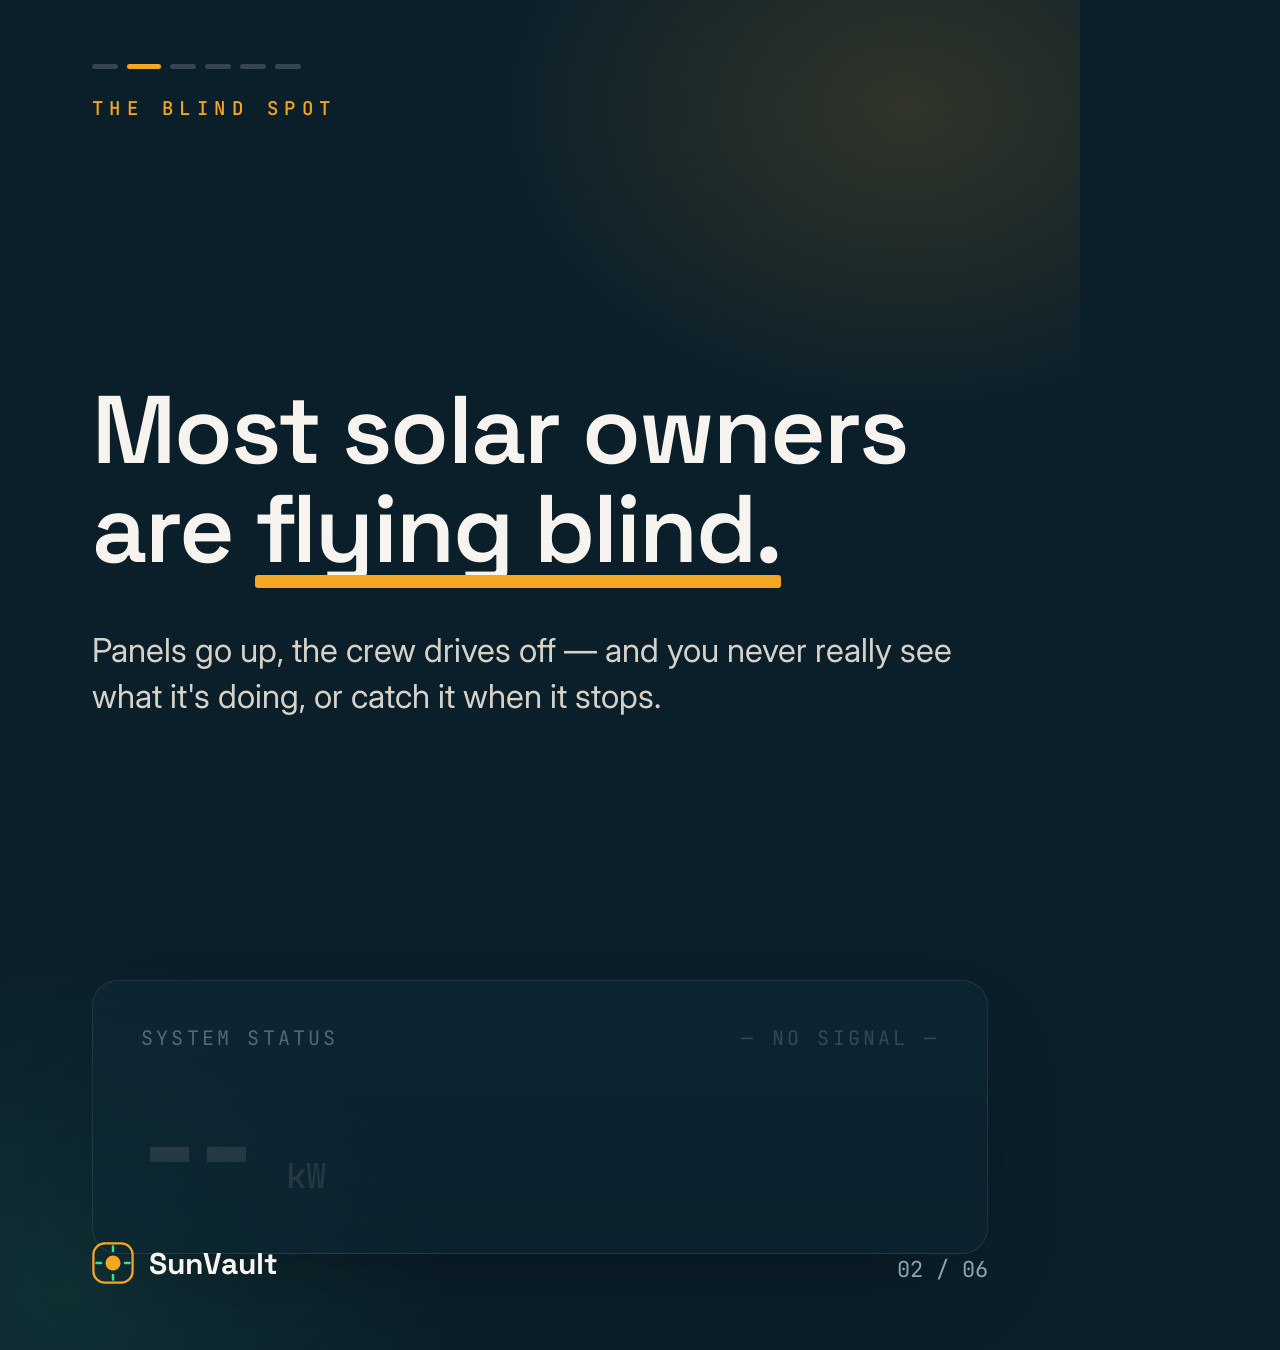
<file: carousel/slide-2.html>
<!DOCTYPE html><html lang=en><head><meta charset=UTF-8><link rel=stylesheet href=_slides.css></head><body><div class=slide>
<div class=dots><i></i><i class=on></i><i></i><i></i><i></i><i></i></div>
<span class="eyebrow">The blind spot</span>
<div class="spacer"></div>
<h1 style="font-size:96px">Most solar owners are <span class="u">flying blind.</span></h1>
<div style="height:48px"></div>
<p class="body">Panels go up, the crew drives off — and you never really see what it's doing, or catch it when it stops.</p>
<div class="spacer"></div>
<div class="readout" style="opacity:.55"><div class="top"><span>System status</span><span style="color:#5B6B75">— no signal —</span></div><div class="big" style="color:#3a4a54">-- <small style="color:#3a4a54">kW</small></div></div>
<div class="wm"><svg viewBox="0 0 30 30" fill="none"><rect x="1" y="1" width="28" height="28" rx="8" stroke="#F5A623" stroke-width="1.6"/><circle cx="15" cy="15" r="5.4" fill="#F5A623"/><g stroke="#3DDC97" stroke-width="1.8" stroke-linecap="round"><path d="M15 3.2v3.2M15 23.6v3.2M3.2 15h3.2M23.6 15h3.2"/></g></svg>SunVault</div><div class=idx>02 / 06</div></div></body></html>
</file>
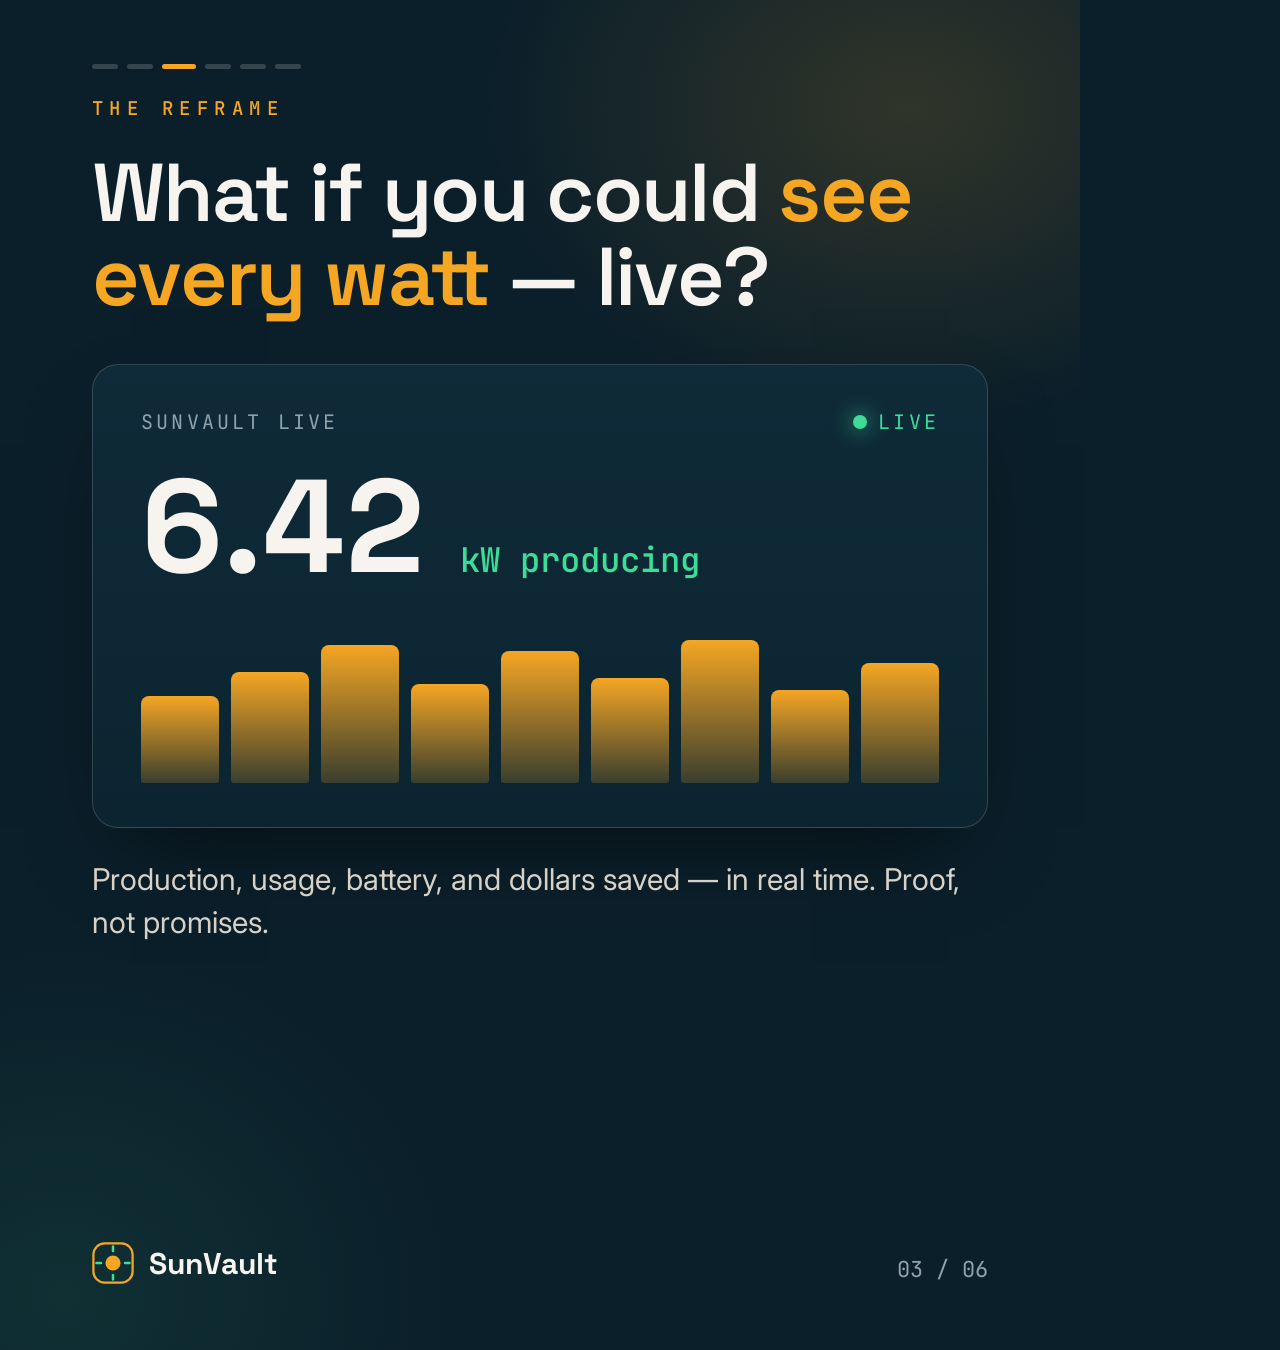
<file: carousel/slide-3.html>
<!DOCTYPE html><html lang=en><head><meta charset=UTF-8><link rel=stylesheet href=_slides.css></head><body><div class=slide>
<div class=dots><i></i><i></i><i class=on></i><i></i><i></i><i></i></div>
<span class="eyebrow">The reframe</span>
<div style="height:30px"></div>
<h1 style="font-size:82px">What if you could <span class="amber">see every watt</span> — live?</h1>
<div style="height:44px"></div>
<div class="readout"><div class="top"><span>SunVault Live</span><span class="live"><b></b>Live</span></div><div class="big">6.42 <small>kW producing</small></div><div class="bars"><span style="height:58%"></span><span style="height:74%"></span><span style="height:92%"></span><span style="height:66%"></span><span style="height:88%"></span><span style="height:70%"></span><span style="height:95%"></span><span style="height:62%"></span><span style="height:80%"></span></div></div>
<div style="height:30px"></div>
<p class="body" style="font-size:30px">Production, usage, battery, and dollars saved — in real time. Proof, not promises.</p>
<div class="wm"><svg viewBox="0 0 30 30" fill="none"><rect x="1" y="1" width="28" height="28" rx="8" stroke="#F5A623" stroke-width="1.6"/><circle cx="15" cy="15" r="5.4" fill="#F5A623"/><g stroke="#3DDC97" stroke-width="1.8" stroke-linecap="round"><path d="M15 3.2v3.2M15 23.6v3.2M3.2 15h3.2M23.6 15h3.2"/></g></svg>SunVault</div><div class=idx>03 / 06</div></div></body></html>
</file>
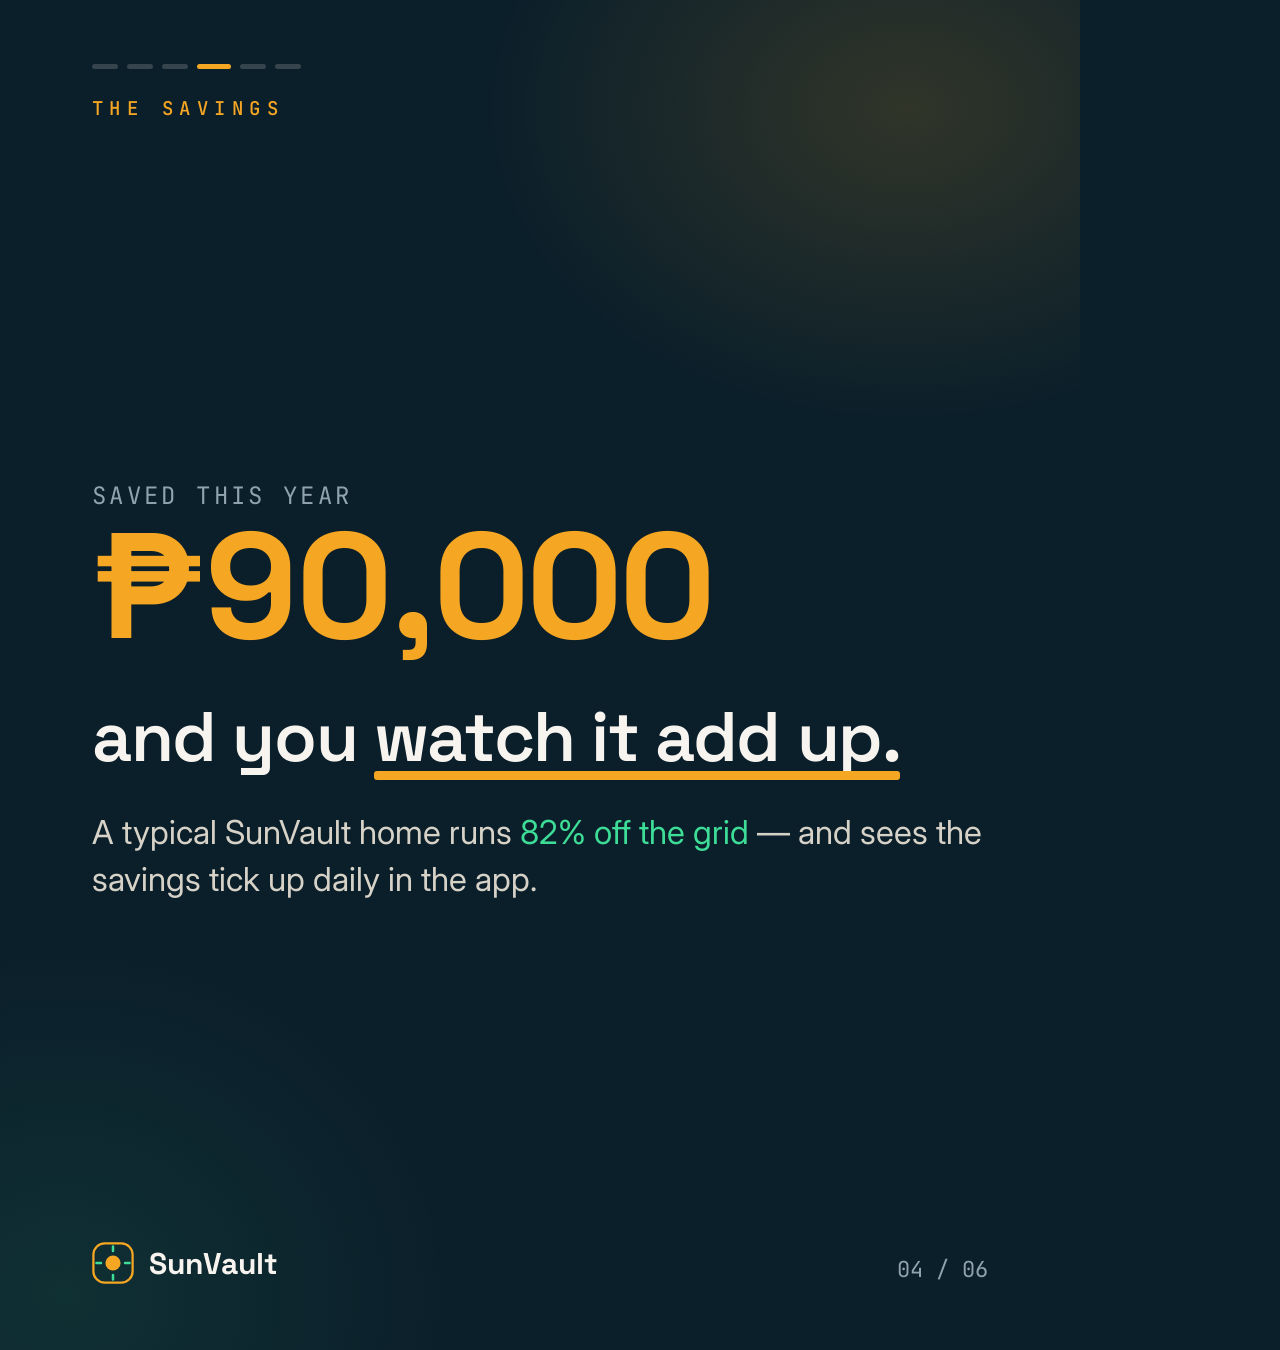
<file: carousel/slide-4.html>
<!DOCTYPE html><html lang=en><head><meta charset=UTF-8><link rel=stylesheet href=_slides.css></head><body><div class=slide>
<div class=dots><i></i><i></i><i></i><i class=on></i><i></i><i></i></div>
<span class="eyebrow">The savings</span>
<div class="spacer"></div>
<div class="num-label">Saved this year</div>
<div class="big-num">₱90,000</div>
<div style="height:40px"></div>
<h1 style="font-size:70px">and you <span class="u">watch it add up.</span></h1>
<div style="height:36px"></div>
<p class="body">A typical SunVault home runs <span class="green">82% off the grid</span> — and sees the savings tick up daily in the app.</p>
<div class="spacer"></div>
<div class="wm"><svg viewBox="0 0 30 30" fill="none"><rect x="1" y="1" width="28" height="28" rx="8" stroke="#F5A623" stroke-width="1.6"/><circle cx="15" cy="15" r="5.4" fill="#F5A623"/><g stroke="#3DDC97" stroke-width="1.8" stroke-linecap="round"><path d="M15 3.2v3.2M15 23.6v3.2M3.2 15h3.2M23.6 15h3.2"/></g></svg>SunVault</div><div class=idx>04 / 06</div></div></body></html>
</file>
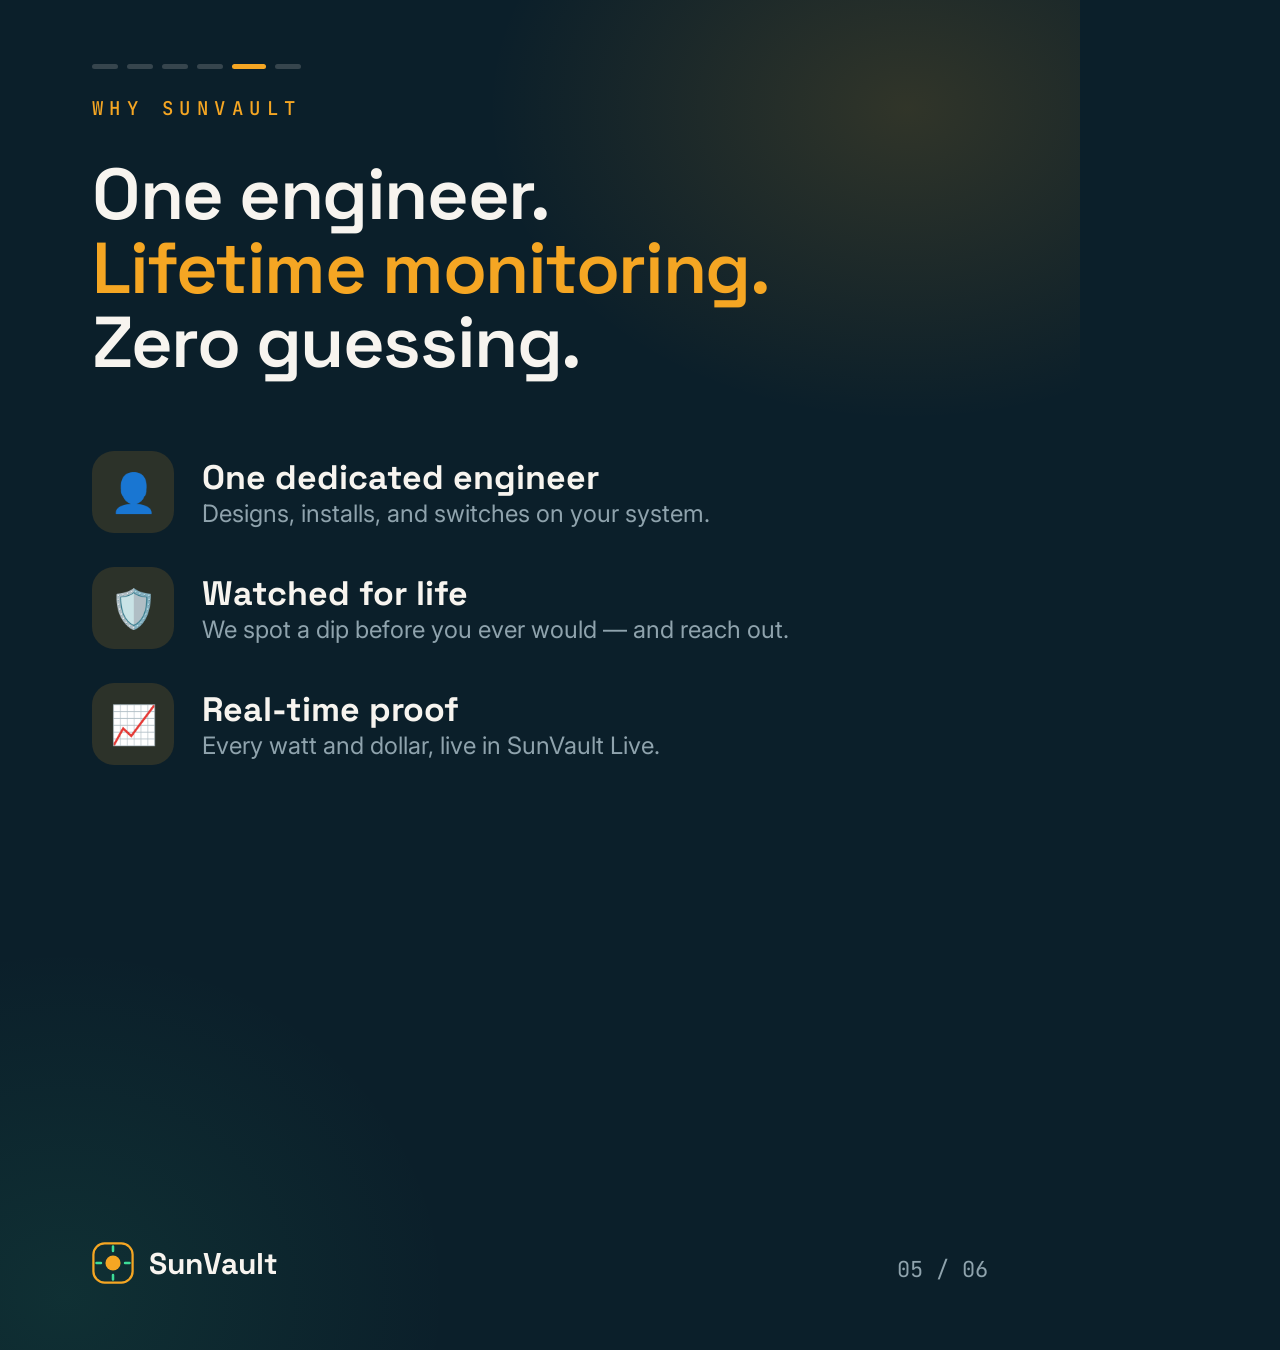
<file: carousel/slide-5.html>
<!DOCTYPE html><html lang=en><head><meta charset=UTF-8><link rel=stylesheet href=_slides.css></head><body><div class=slide>
<div class=dots><i></i><i></i><i></i><i></i><i class=on></i><i></i></div>
<span class="eyebrow">Why SunVault</span>
<div style="height:36px"></div>
<h1 style="font-size:72px">One engineer.<br><span class="amber">Lifetime monitoring.</span><br>Zero guessing.</h1>
<div style="height:56px"></div>
<div class="rows">
<div class="row"><div class="ic">👤</div><div class="tx"><b>One dedicated engineer</b><span>Designs, installs, and switches on your system.</span></div></div>
<div class="row"><div class="ic">🛡️</div><div class="tx"><b>Watched for life</b><span>We spot a dip before you ever would — and reach out.</span></div></div>
<div class="row"><div class="ic">📈</div><div class="tx"><b>Real-time proof</b><span>Every watt and dollar, live in SunVault Live.</span></div></div>
</div>
<div class="spacer"></div>
<div class="wm"><svg viewBox="0 0 30 30" fill="none"><rect x="1" y="1" width="28" height="28" rx="8" stroke="#F5A623" stroke-width="1.6"/><circle cx="15" cy="15" r="5.4" fill="#F5A623"/><g stroke="#3DDC97" stroke-width="1.8" stroke-linecap="round"><path d="M15 3.2v3.2M15 23.6v3.2M3.2 15h3.2M23.6 15h3.2"/></g></svg>SunVault</div><div class=idx>05 / 06</div></div></body></html>
</file>
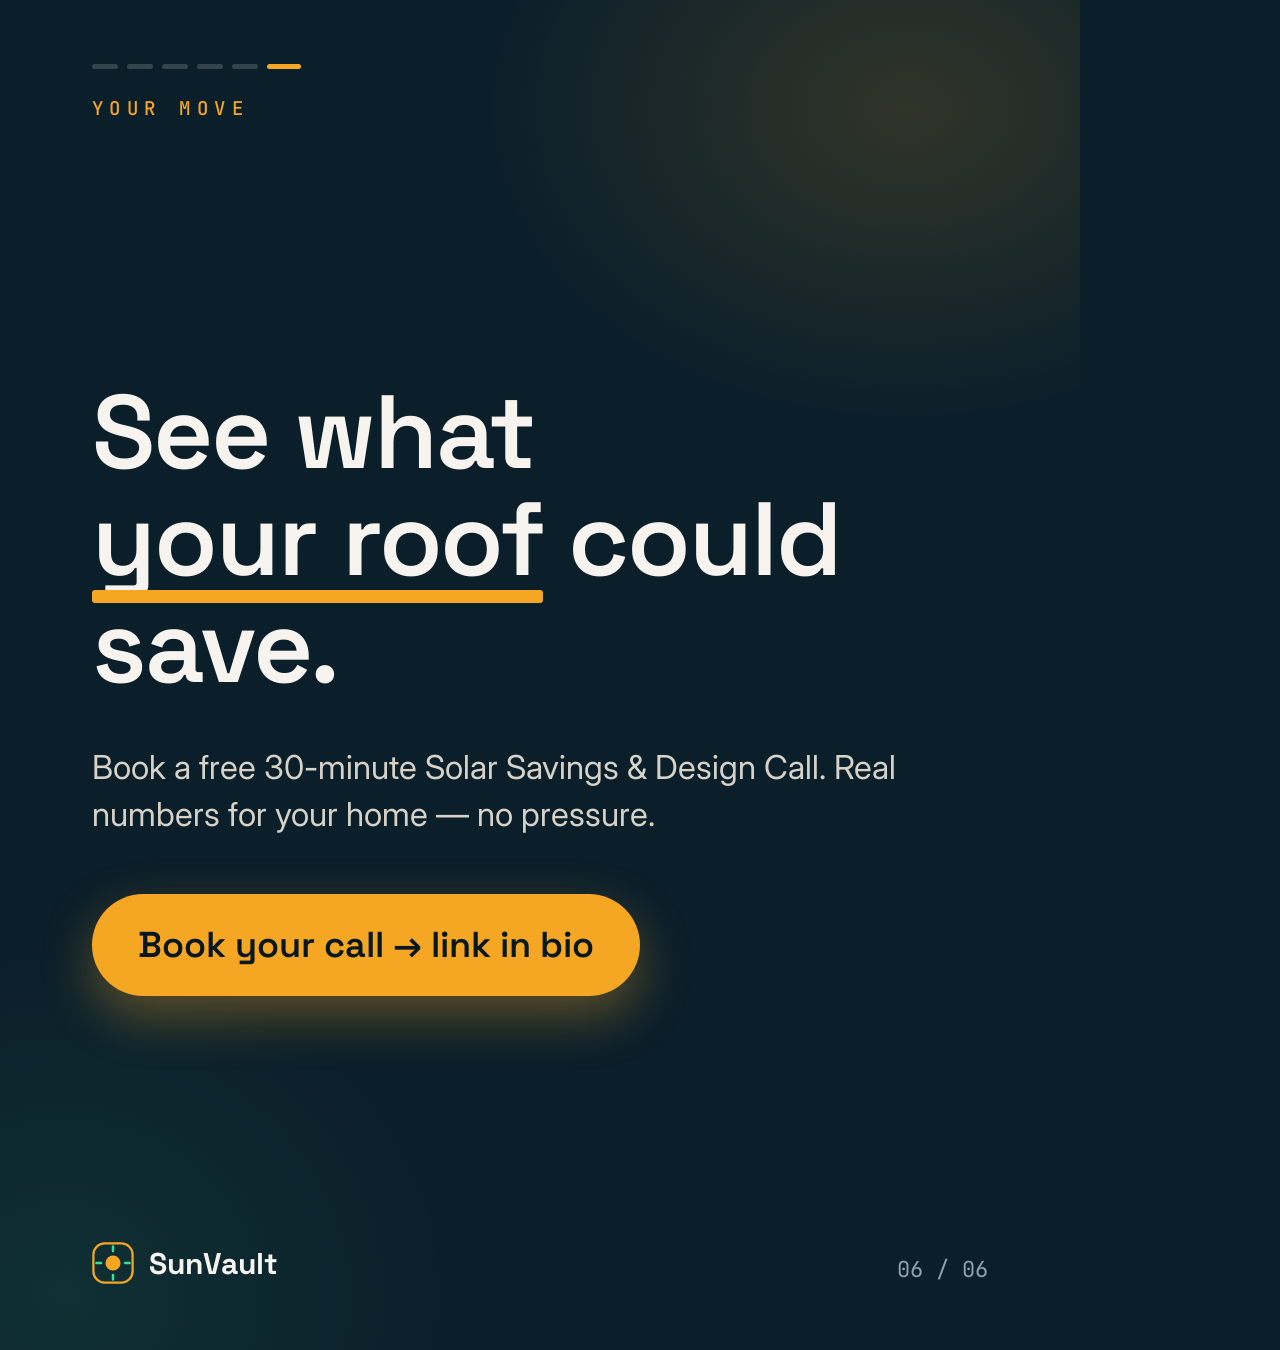
<file: carousel/slide-6.html>
<!DOCTYPE html><html lang=en><head><meta charset=UTF-8><link rel=stylesheet href=_slides.css></head><body><div class=slide>
<div class=dots><i></i><i></i><i></i><i></i><i></i><i class=on></i></div>
<span class="eyebrow">Your move</span>
<div class="spacer"></div>
<h1 style="font-size:104px">See what <span class="u">your roof</span> could save.</h1>
<div style="height:44px"></div>
<p class="body">Book a free 30-minute Solar Savings &amp; Design Call. Real numbers for your home — no pressure.</p>
<div style="height:56px"></div>
<div class="pill">Book your call → link in bio</div>
<div class="spacer"></div>
<div class="wm"><svg viewBox="0 0 30 30" fill="none"><rect x="1" y="1" width="28" height="28" rx="8" stroke="#F5A623" stroke-width="1.6"/><circle cx="15" cy="15" r="5.4" fill="#F5A623"/><g stroke="#3DDC97" stroke-width="1.8" stroke-linecap="round"><path d="M15 3.2v3.2M15 23.6v3.2M3.2 15h3.2M23.6 15h3.2"/></g></svg>SunVault</div><div class=idx>06 / 06</div></div></body></html>
</file>
